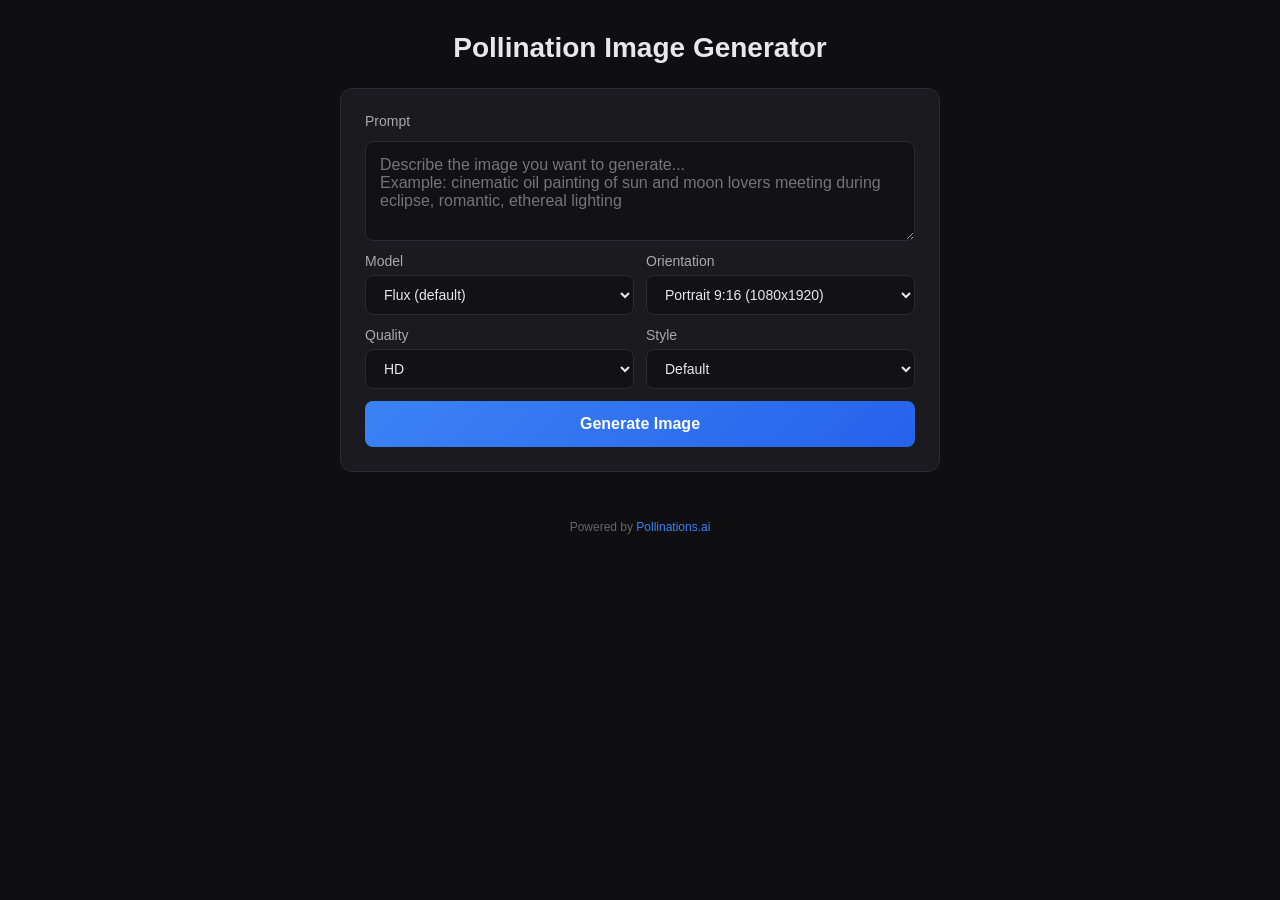
<file: pollination_generator.html>
<!DOCTYPE html>
<html lang="en">
<head>
  <meta charset="UTF-8">
  <meta name="viewport" content="width=device-width, initial-scale=1.0">
  <title>Pollination Image Generator</title>
  <style>
    * { box-sizing: border-box; margin: 0; padding: 0; }
    body {
      font-family: -apple-system, BlinkMacSystemFont, 'Segoe UI', Roboto, sans-serif;
      background: #0f0f12;
      color: #e8e8e8;
      min-height: 100vh;
      display: flex;
      flex-direction: column;
      align-items: center;
      padding: 2rem 1rem;
    }
    .container { width: 100%; max-width: 600px; }
    h1 { font-size: 1.75rem; font-weight: 600; margin-bottom: 1.5rem; text-align: center; }
    .card {
      background: #1a1a1f;
      border: 1px solid #2a2a32;
      border-radius: 12px;
      padding: 1.5rem;
      margin-bottom: 1rem;
    }
    .input-group { display: flex; flex-direction: column; gap: 0.75rem; }
    label { font-size: 0.875rem; font-weight: 500; color: #aaa; }
    textarea {
      width: 100%;
      min-height: 100px;
      padding: 0.875rem;
      background: #121215;
      border: 1px solid #2a2a32;
      border-radius: 8px;
      color: #e8e8e8;
      font-family: inherit;
      font-size: 1rem;
      resize: vertical;
      outline: none;
      transition: border-color 0.2s;
    }
    textarea:focus { border-color: #3b82f6; }
    .options { display: grid; grid-template-columns: repeat(2, 1fr); gap: 0.75rem; }
    .select-group { display: flex; flex-direction: column; gap: 0.375rem; }
    select {
      padding: 0.625rem 0.875rem;
      background: #121215;
      border: 1px solid #2a2a32;
      border-radius: 8px;
      color: #e8e8e8;
      font-family: inherit;
      font-size: 0.875rem;
      outline: none;
    }
    select:focus { border-color: #3b82f6; }
    button {
      width: 100%;
      padding: 0.875rem 1.5rem;
      background: linear-gradient(135deg, #3b82f6 0%, #2563eb 100%);
      border: none;
      border-radius: 8px;
      color: white;
      font-family: inherit;
      font-size: 1rem;
      font-weight: 600;
      cursor: pointer;
      transition: opacity 0.2s, transform 0.1s;
    }
    button:hover:not(:disabled) { opacity: 0.9; }
    button:active:not(:disabled) { transform: scale(0.98); }
    button:disabled { opacity: 0.5; cursor: not-allowed; }
    .btn-text { display: inline-flex; align-items: center; justify-content: center; gap: 0.5rem; }
    .spinner {
      width: 18px; height: 18px;
      border: 2px solid transparent;
      border-top-color: white;
      border-radius: 50%;
      animation: spin 0.8s linear infinite;
      display: none;
    }
    @keyframes spin { to { transform: rotate(360deg); } }
    button.loading .spinner { display: block; }
    button.loading .btn-label { display: none; }
    .result { display: none; flex-direction: column; gap: 1rem; }
    .result.visible { display: flex; }
    .result img { width: 100%; max-height: 600px; object-fit: contain; border-radius: 8px; border: 1px solid #2a2a32; }
    .result-actions { display: flex; gap: 0.75rem; }
    .result-actions button { flex: 1; }
    .secondary { background: #2a2a32; }
    .secondary:hover:not(:disabled) { background: #33333d; }
    .error { background: #3d1a1a; border-color: #7f1d1d; color: #fca5a5; padding: 0.75rem; border-radius: 8px; font-size: 0.875rem; display: none; }
    .error.visible { display: block; }
    .footer { text-align: center; margin-top: 2rem; font-size: 0.75rem; color: #666; }
    .footer a { color: #3b82f6; text-decoration: none; }
    .footer a:hover { text-decoration: underline; }
  </style>
</head>
<body>
  <div class="container">
    <h1>Pollination Image Generator</h1>

    <div class="card">
      <div class="input-group">
        <label for="prompt">Prompt</label>
        <textarea id="prompt" placeholder="Describe the image you want to generate...&#10;Example: cinematic oil painting of sun and moon lovers meeting during eclipse, romantic, ethereal lighting" required></textarea>

        <div class="options">
          <div class="select-group">
            <label for="model">Model</label>
            <select id="model">
              <option value="flux">Flux (default)</option>
              <option value="gptimage">GPT Image</option>
              <option value="ideogram-v4-quality">Ideogram v4 Quality</option>
              <option value="seedream5">Seedream 5</option>
              <option value="krea">Krea</option>
              <option value="dreamshaper">Dreamshaper</option>
            </select>
          </div>
          <div class="select-group">
            <label for="aspect">Orientation</label>
            <select id="aspect">
              <option value="1080x1920">Portrait 9:16 (1080x1920)</option>
              <option value="1920x1080">Landscape 16:9 (1920x1080)</option>
              <option value="1080x1080">Square 1:1 (1080x1080)</option>
              <option value="1920x1920">Square HD 1:1 (1920x1920)</option>
              <option value="1920x2560">Portrait HD 9:16 (1920x2560)</option>
              <option value="2560x1920">Landscape HD 16:9 (2560x1920)</option>
            </select>
          </div>
        </div>

        <div class="options">
          <div class="select-group">
            <label for="quality">Quality</label>
            <select id="quality">
              <option value="low">Low</option>
              <option value="medium">Medium</option>
              <option value="high">High</option>
              <option value="hd" selected>HD</option>
            </select>
          </div>
          <div class="select-group">
            <label for="style">Style</label>
            <select id="style">
              <option value="">Default</option>
              <option value="cinematic">Cinematic</option>
              <option value="photorealistic">Photorealistic</option>
              <option value="artistic">Artistic</option>
              <option value="anime">Anime</option>
              <option value="oil-painting">Oil Painting</option>
              <option value="watercolor">Watercolor</option>
              <option value="sketch">Sketch</option>
            </select>
          </div>
        </div>

        <button id="generateBtn" type="button">
          <span class="btn-text">
            <span class="btn-label">Generate Image</span>
            <span class="spinner"></span>
          </span>
        </button>

        <div id="error" class="error"></div>
      </div>
    </div>

    <div class="card result" id="resultCard">
      <img id="resultImage" alt="Generated image">
      <div class="result-actions">
        <button id="downloadBtn" class="secondary" type="button">Download</button>
        <button id="newBtn" class="secondary" type="button">New Prompt</button>
      </div>
    </div>
  </div>

  <div class="footer">
    Powered by <a href="https://pollinations.ai" target="_blank" rel="noopener">Pollinations.ai</a>
  </div>

  <script>
    const API_KEY = 'sk_Zc9ioCWTnBCYwNz0ZZEdnTdteFEsf3nm';
    const BASE_URL = 'https://gen.pollinations.ai';

    const promptEl = document.getElementById('prompt');
    const modelEl = document.getElementById('model');
    const aspectEl = document.getElementById('aspect');
    const qualityEl = document.getElementById('quality');
    const styleEl = document.getElementById('style');
    const generateBtn = document.getElementById('generateBtn');
    const downloadBtn = document.getElementById('downloadBtn');
    const newBtn = document.getElementById('newBtn');
    const resultCard = document.getElementById('resultCard');
    const resultImage = document.getElementById('resultImage');
    const errorEl = document.getElementById('error');

    let currentBlob = null;

    function showError(msg) {
      errorEl.textContent = msg;
      errorEl.classList.add('visible');
    }
    function hideError() { errorEl.classList.remove('visible'); }

    function parseAspect(aspect) {
      const [w, h] = aspect.split('x').map(Number);
      return { width: w, height: h };
    }

    async function generateImage(prompt, model, width, height, quality, style) {
      const enhancedPrompt = style ? `${prompt}, ${style}` : prompt;
      const encodedPrompt = encodeURIComponent(enhancedPrompt.trim());
      const url = `${BASE_URL}/image/${encodedPrompt}`;
      const params = new URLSearchParams({ model, width: String(width), height: String(height), quality, key: API_KEY });

      const response = await fetch(`${url}?${params}`, { method: 'GET' });
      if (!response.ok) {
        const err = await response.text().catch(() => '');
        throw new Error(`HTTP ${response.status}: ${err || 'Failed to generate image'}`);
      }
      return response.blob();
    }

    generateBtn.addEventListener('click', async () => {
      const prompt = promptEl.value.trim();
      if (!prompt) { showError('Please enter a prompt'); return; }

      hideError();
      const { width, height } = parseAspect(aspectEl.value);
      const model = modelEl.value;
      const quality = qualityEl.value;
      const style = styleEl.value;

      generateBtn.classList.add('loading');
      generateBtn.disabled = true;

      try {
        const blob = await generateImage(prompt, model, width, height, quality, style);
        currentBlob = blob;
        const url = URL.createObjectURL(blob);
        resultImage.src = url;
        resultCard.classList.add('visible');
        resultCard.scrollIntoView({ behavior: 'smooth', block: 'nearest' });
      } catch (e) {
        showError(e.message);
      } finally {
        generateBtn.classList.remove('loading');
        generateBtn.disabled = false;
      }
    });

    downloadBtn.addEventListener('click', () => {
      if (!currentBlob) return;
      const url = URL.createObjectURL(currentBlob);
      const a = document.createElement('a');
      a.href = url;
      const timestamp = new Date().toISOString().replace(/[:.]/g, '-').slice(0, -5);
      a.download = `pollination_${timestamp}.jpg`;
      a.click();
      URL.revokeObjectURL(url);
    });

    newBtn.addEventListener('click', () => {
      resultCard.classList.remove('visible');
      resultImage.src = '';
      currentBlob = null;
      promptEl.focus();
    });

    promptEl.addEventListener('keydown', (e) => {
      if (e.key === 'Enter' && !e.shiftKey && !generateBtn.disabled) {
        e.preventDefault();
        generateBtn.click();
      }
    });
  </script>
</body>
</html>
</file>
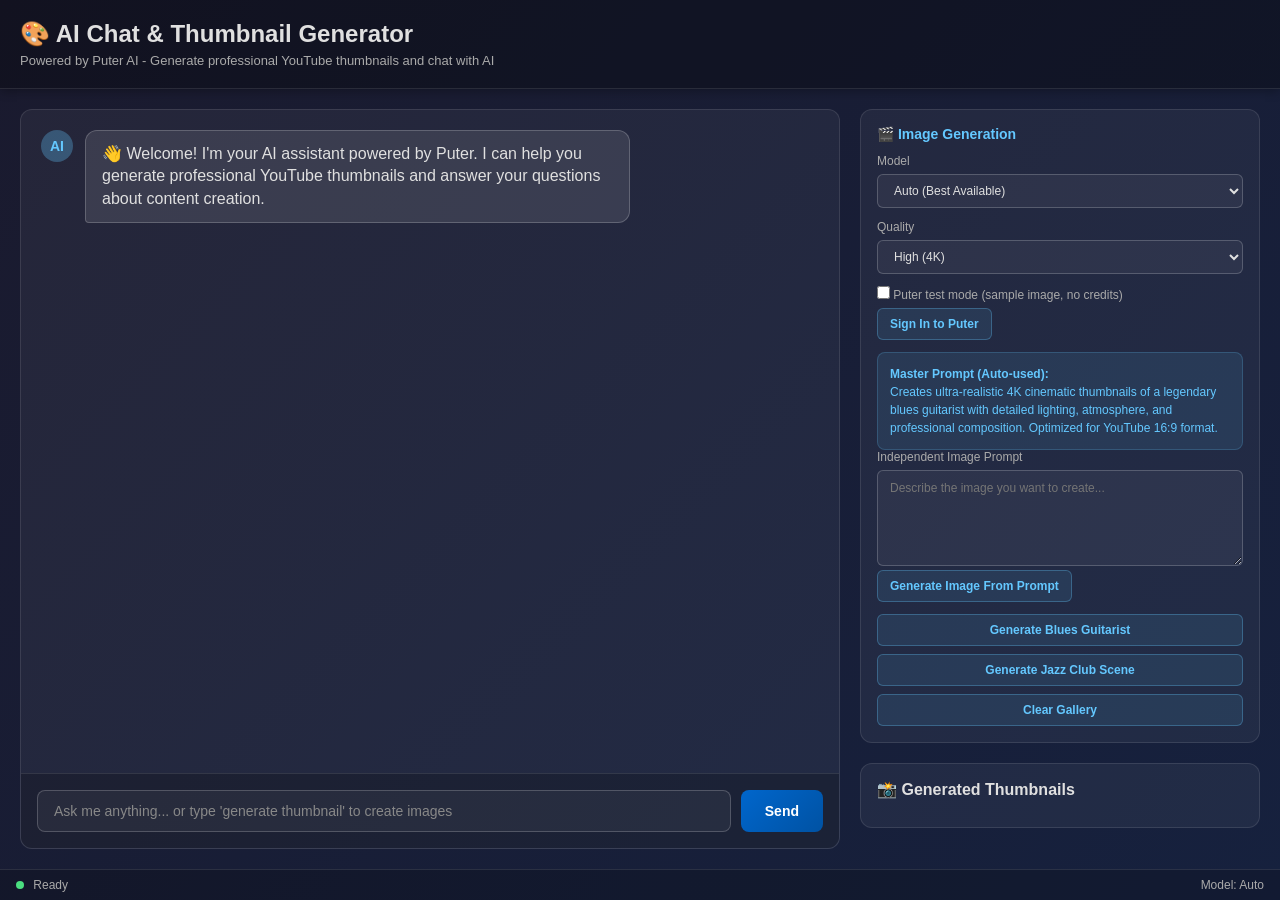
<file: puter_ai_chat.html>
<!DOCTYPE html>
<html lang="en">
<head>
    <meta charset="UTF-8">
    <meta name="viewport" content="width=device-width, initial-scale=1.0">
    <title>Puter AI Chat - Video Thumbnail Generator</title>
    <script src="https://js.puter.com/v2/"></script>
    <style>
        * {
            margin: 0;
            padding: 0;
            box-sizing: border-box;
        }

        body {
            font-family: -apple-system, BlinkMacSystemFont, 'Segoe UI', Roboto, Oxygen, Ubuntu, Cantarell, sans-serif;
            background: linear-gradient(135deg, #1a1a2e 0%, #16213e 100%);
            color: #e0e0e0;
            min-height: 100vh;
            display: flex;
            flex-direction: column;
        }

        .header {
            background: rgba(0, 0, 0, 0.3);
            padding: 20px;
            border-bottom: 1px solid rgba(255, 255, 255, 0.1);
            box-shadow: 0 2px 10px rgba(0, 0, 0, 0.3);
        }

        .header h1 {
            font-size: 24px;
            font-weight: 600;
            display: flex;
            align-items: center;
            gap: 10px;
        }

        .header p {
            font-size: 13px;
            color: #aaa;
            margin-top: 5px;
        }

        .container {
            display: flex;
            flex: 1;
            gap: 20px;
            padding: 20px;
            max-width: 1600px;
            margin: 0 auto;
            width: 100%;
        }

        .chat-section {
            flex: 1;
            display: flex;
            flex-direction: column;
            background: rgba(255, 255, 255, 0.05);
            border: 1px solid rgba(255, 255, 255, 0.1);
            border-radius: 12px;
            overflow: hidden;
        }

        .chat-history {
            flex: 1;
            overflow-y: auto;
            padding: 20px;
            display: flex;
            flex-direction: column;
            gap: 12px;
        }

        .message {
            display: flex;
            gap: 12px;
            animation: slideIn 0.3s ease;
        }

        @keyframes slideIn {
            from {
                opacity: 0;
                transform: translateY(10px);
            }
            to {
                opacity: 1;
                transform: translateY(0);
            }
        }

        .message.user {
            justify-content: flex-end;
        }

        .message-bubble {
            max-width: 70%;
            padding: 12px 16px;
            border-radius: 12px;
            word-wrap: break-word;
            line-height: 1.4;
        }

        .user .message-bubble {
            background: linear-gradient(135deg, #0066cc 0%, #0052a3 100%);
            color: white;
            border-bottom-right-radius: 4px;
        }

        .assistant .message-bubble {
            background: rgba(255, 255, 255, 0.1);
            color: #e0e0e0;
            border: 1px solid rgba(255, 255, 255, 0.2);
            border-bottom-left-radius: 4px;
        }

        .message-avatar {
            width: 32px;
            height: 32px;
            border-radius: 50%;
            display: flex;
            align-items: center;
            justify-content: center;
            font-weight: 600;
            font-size: 14px;
            flex-shrink: 0;
        }

        .user .message-avatar {
            background: #0066cc;
            order: 2;
            color: white;
        }

        .assistant .message-avatar {
            background: rgba(100, 200, 255, 0.3);
            color: #64c8ff;
        }

        .loading-indicator {
            display: flex;
            gap: 4px;
            padding: 12px 16px;
        }

        .dot {
            width: 8px;
            height: 8px;
            border-radius: 50%;
            background: #64c8ff;
            animation: pulse 1.4s infinite;
        }

        .dot:nth-child(2) {
            animation-delay: 0.2s;
        }

        .dot:nth-child(3) {
            animation-delay: 0.4s;
        }

        @keyframes pulse {
            0%, 60%, 100% {
                opacity: 0.3;
            }
            30% {
                opacity: 1;
            }
        }

        .input-section {
            padding: 16px;
            border-top: 1px solid rgba(255, 255, 255, 0.1);
            background: rgba(0, 0, 0, 0.2);
        }

        .input-group {
            display: flex;
            gap: 10px;
        }

        input[type="text"] {
            flex: 1;
            padding: 12px 16px;
            border: 1px solid rgba(255, 255, 255, 0.2);
            border-radius: 8px;
            background: rgba(255, 255, 255, 0.05);
            color: #e0e0e0;
            font-size: 14px;
            transition: all 0.2s;
        }

        input[type="text"]:focus {
            outline: none;
            border-color: #0066cc;
            background: rgba(255, 255, 255, 0.08);
        }

        input[type="text"]::placeholder {
            color: #888;
        }

        button {
            padding: 12px 24px;
            border: none;
            border-radius: 8px;
            background: linear-gradient(135deg, #0066cc 0%, #0052a3 100%);
            color: white;
            font-weight: 600;
            cursor: pointer;
            transition: all 0.2s;
            font-size: 14px;
        }

        button:hover {
            transform: translateY(-2px);
            box-shadow: 0 4px 12px rgba(0, 102, 204, 0.4);
        }

        button:disabled {
            opacity: 0.6;
            cursor: not-allowed;
            transform: none;
        }

        .gallery-section {
            width: 400px;
            display: flex;
            flex-direction: column;
            gap: 20px;
        }

        .gallery-panel {
            background: rgba(255, 255, 255, 0.05);
            border: 1px solid rgba(255, 255, 255, 0.1);
            border-radius: 12px;
            padding: 16px;
            overflow: hidden;
            display: flex;
            flex-direction: column;
        }

        .gallery-panel h2 {
            font-size: 16px;
            margin-bottom: 12px;
            font-weight: 600;
        }

        .image-gallery {
            display: grid;
            grid-template-columns: 1fr 1fr;
            gap: 12px;
            max-height: 600px;
            overflow-y: auto;
        }

        .gallery-item {
            aspect-ratio: 16/9;
            border-radius: 8px;
            overflow: hidden;
            border: 1px solid rgba(255, 255, 255, 0.1);
            cursor: pointer;
            transition: all 0.2s;
            position: relative;
        }

        .gallery-item:hover {
            transform: scale(1.05);
            border-color: rgba(255, 255, 255, 0.3);
        }

        .gallery-item img {
            width: 100%;
            height: 100%;
            object-fit: cover;
        }

        .gallery-item .loading {
            position: absolute;
            inset: 0;
            display: flex;
            align-items: center;
            justify-content: center;
            background: rgba(0, 0, 0, 0.5);
            color: #64c8ff;
            font-size: 12px;
        }

        .controls-panel {
            background: rgba(255, 255, 255, 0.05);
            border: 1px solid rgba(255, 255, 255, 0.1);
            border-radius: 12px;
            padding: 16px;
        }

        .controls-panel h3 {
            font-size: 14px;
            margin-bottom: 12px;
            font-weight: 600;
            color: #64c8ff;
        }

        .control-group {
            margin-bottom: 12px;
        }

        .control-group label {
            display: block;
            font-size: 12px;
            margin-bottom: 6px;
            color: #aaa;
        }

        select {
            width: 100%;
            padding: 8px 12px;
            border: 1px solid rgba(255, 255, 255, 0.2);
            border-radius: 6px;
            background: rgba(255, 255, 255, 0.05);
            color: #e0e0e0;
            font-size: 12px;
            cursor: pointer;
        }

        .prompt-template {
            background: rgba(100, 200, 255, 0.1);
            border: 1px solid rgba(100, 200, 255, 0.2);
            border-radius: 8px;
            padding: 12px;
            margin-top: 12px;
            font-size: 12px;
            line-height: 1.5;
            max-height: 200px;
            overflow-y: auto;
            color: #64c8ff;
        }

        .image-prompt {
            width: 100%;
            min-height: 96px;
            padding: 10px 12px;
            border: 1px solid rgba(255, 255, 255, 0.2);
            border-radius: 6px;
            background: rgba(255, 255, 255, 0.05);
            color: #e0e0e0;
            font: inherit;
            font-size: 12px;
            resize: vertical;
        }

        .image-prompt:focus {
            outline: none;
            border-color: #64c8ff;
        }

        .quick-actions {
            display: flex;
            flex-direction: column;
            gap: 8px;
            margin-top: 12px;
        }

        .quick-btn {
            padding: 8px 12px;
            font-size: 12px;
            background: rgba(100, 200, 255, 0.1);
            border: 1px solid rgba(100, 200, 255, 0.3);
            color: #64c8ff;
            border-radius: 6px;
            cursor: pointer;
            transition: all 0.2s;
        }

        .quick-btn:hover {
            background: rgba(100, 200, 255, 0.2);
            border-color: rgba(100, 200, 255, 0.5);
        }

        .status-bar {
            padding: 8px 16px;
            background: rgba(0, 0, 0, 0.2);
            border-top: 1px solid rgba(255, 255, 255, 0.1);
            font-size: 12px;
            color: #aaa;
            display: flex;
            justify-content: space-between;
            align-items: center;
        }

        .status-indicator {
            width: 8px;
            height: 8px;
            border-radius: 50%;
            background: #4ade80;
            display: inline-block;
            margin-right: 6px;
        }

        .status-indicator.loading {
            background: #fbbf24;
            animation: pulse 1s infinite;
        }

        @media (max-width: 1200px) {
            .container {
                flex-direction: column;
            }

            .gallery-section {
                width: 100%;
            }

            .image-gallery {
                grid-template-columns: repeat(4, 1fr);
            }
        }

        @media (max-width: 768px) {
            .image-gallery {
                grid-template-columns: repeat(2, 1fr);
            }

            .message-bubble {
                max-width: 85%;
            }
        }

        ::-webkit-scrollbar {
            width: 8px;
        }

        ::-webkit-scrollbar-track {
            background: rgba(255, 255, 255, 0.05);
        }

        ::-webkit-scrollbar-thumb {
            background: rgba(255, 255, 255, 0.1);
            border-radius: 4px;
        }

        ::-webkit-scrollbar-thumb:hover {
            background: rgba(255, 255, 255, 0.2);
        }

        .code-block {
            background: rgba(0, 0, 0, 0.3);
            border-left: 3px solid #0066cc;
            padding: 10px 12px;
            border-radius: 4px;
            font-family: 'Courier New', monospace;
            font-size: 12px;
            overflow-x: auto;
            margin: 8px 0;
        }

        .error-message {
            background: rgba(239, 68, 68, 0.1);
            border: 1px solid rgba(239, 68, 68, 0.3);
            color: #fca5a5;
            padding: 12px;
            border-radius: 6px;
            margin: 8px 0;
            font-size: 13px;
        }
    </style>
</head>
<body>
    <div class="header">
        <h1>🎨 AI Chat & Thumbnail Generator</h1>
        <p>Powered by Puter AI - Generate professional YouTube thumbnails and chat with AI</p>
    </div>

    <div class="container">
        <div class="chat-section">
            <div class="chat-history" id="chatHistory"></div>
            <div class="input-section">
                <div class="input-group">
                    <input
                        type="text"
                        id="messageInput"
                        placeholder="Ask me anything... or type 'generate thumbnail' to create images"
                        autocomplete="off"
                    >
                    <button id="sendBtn" onclick="sendMessage()">Send</button>
                </div>
            </div>
        </div>

        <div class="gallery-section">
            <div class="controls-panel">
                <h3>🎬 Image Generation</h3>

                <div class="control-group">
                    <label>Model</label>
                    <select id="modelSelect">
                        <option value="auto">Auto (Best Available)</option>
                        <option value="gpt-image-1-mini">GPT Image 1 Mini</option>
                        <option value="gpt-image-2">GPT Image 2</option>
                        <option value="grok-imagine-image">Grok Imagine Image</option>
                    </select>
                </div>

                <div class="control-group">
                    <label>Quality</label>
                    <select id="qualitySelect">
                        <option value="high">High (4K)</option>
                        <option value="standard">Standard</option>
                    </select>
                </div>

                <div class="control-group">
                    <label>
                        <input type="checkbox" id="testModeSelect">
                        Puter test mode (sample image, no credits)
                    </label>
                    <button class="quick-btn" id="signInBtn" type="button">Sign In to Puter</button>
                </div>

                <div class="prompt-template">
                    <strong>Master Prompt (Auto-used):</strong><br>
                    Creates ultra-realistic 4K cinematic thumbnails of a legendary blues guitarist with detailed lighting, atmosphere, and professional composition. Optimized for YouTube 16:9 format.
                </div>

                <div class="control-group">
                    <label for="imagePrompt">Independent Image Prompt</label>
                    <textarea id="imagePrompt" class="image-prompt" placeholder="Describe the image you want to create..."></textarea>
                    <button class="quick-btn" id="generatePromptBtn" type="button">Generate Image From Prompt</button>
                </div>

                <div class="quick-actions">
                    <button class="quick-btn" onclick="generateWithPrompt('blues-guitarist')">
                        Generate Blues Guitarist
                    </button>
                    <button class="quick-btn" onclick="generateWithPrompt('jazz-club')">
                        Generate Jazz Club Scene
                    </button>
                    <button class="quick-btn" onclick="clearGallery()">
                        Clear Gallery
                    </button>
                </div>
            </div>

            <div class="gallery-panel">
                <h2>📸 Generated Thumbnails</h2>
                <div class="image-gallery" id="imageGallery"></div>
            </div>
        </div>
    </div>

    <div class="status-bar">
        <span>
            <span class="status-indicator" id="statusIndicator"></span>
            <span id="statusText">Ready</span>
        </span>
        <span id="modelInfo">Model: Auto</span>
    </div>

    <script>
        let conversationHistory = [];
        let isLoading = false;
        let generatedImages = [];

        // Master prompt for image generation
        const MASTER_IMAGE_PROMPT = `Create an ultra-realistic, cinematic 4K photograph of a legendary-looking elderly Black blues guitarist performing alone.

He has a distinctive full white beard, dark skin, vintage black fedora, dark aviator sunglasses, and a cigar resting naturally between his lips with subtle smoke drifting through the air.

He is playing a beautiful premium vintage hollow-body electric guitar with a dark glossy sunburst finish, intricate cream binding, detailed wood grain, polished gold hardware and realistic strings. His hands should be highly detailed and naturally positioned while playing the guitar.

WARDROBE:
Elegant white dress shirt, dark textured waistcoat, subtle vintage bow tie, classic blues musician aesthetic. Sophisticated, masculine, timeless.

LIGHTING:
Moody cinematic studio lighting, strong soft key light from the side, subtle rim lighting around the beard and shoulders, deep shadows, realistic highlights on the guitar, atmospheric smoky background.

ATMOSPHERE:
Dark Chicago blues / smoky jazz club / late-night blues atmosphere. Mysterious, sophisticated, soulful, powerful and nostalgic. Subtle gray-black textured background with natural cigar smoke creating depth.

COMPOSITION:
Landscape 16:9 composition designed for a YouTube music video thumbnail.
Medium close-up / waist-up framing.
Musician positioned slightly toward the right side of the frame.
Guitar prominently visible across the lower portion.
Leave some clean negative space on the left side for optional text placement later, but DO NOT add any text.

VISUAL QUALITY:
Photorealistic, extremely detailed skin and beard texture, realistic hands and fingers, authentic guitar construction, natural fabric texture, cinematic depth of field, professional music photography, high dynamic range, sharp subject, subtle film grain, premium editorial photography, dramatic contrast, realistic smoke.

IMPORTANT:
NO text.
NO letters.
NO logos.
NO watermark.
NO captions.
NO YouTube interface.
NO borders.
NO graphic overlays.
NO artificial-looking CGI.
NO distorted hands or fingers.

Ultra-realistic photography, cinematic composition, 4K detail, professional blues album artwork aesthetic, timeless and visually striking.`;

        // Initialize
        document.getElementById('sendBtn').addEventListener('click', sendMessage);
        document.getElementById('generatePromptBtn').addEventListener('click', () => {
            const prompt = document.getElementById('imagePrompt').value.trim();
            if (!prompt) {
                addMessage('Please enter an image prompt first.', false);
                return;
            }
            addGalleryItem(prompt);
        });
        document.getElementById('signInBtn').addEventListener('click', async () => {
            try {
                await puter.auth.signIn();
                const user = await puter.auth.getUser();
                updateStatus(`Signed in - ${user?.name || 'Puter user'}`);
            } catch (error) {
                updateStatus('Puter sign-in failed');
                addMessage(`Puter sign-in failed: ${error.message || 'Please try again.'}`, false);
            }
        });
        document.getElementById('messageInput').addEventListener('keypress', (e) => {
            if (e.key === 'Enter' && !isLoading) sendMessage();
        });

        function updateStatus(text, isLoading = false) {
            document.getElementById('statusText').textContent = text;
            document.getElementById('statusIndicator').className = 'status-indicator' + (isLoading ? ' loading' : '');
        }

        function addMessage(content, isUser = false) {
            const chatHistory = document.getElementById('chatHistory');
            const messageDiv = document.createElement('div');
            messageDiv.className = `message ${isUser ? 'user' : 'assistant'}`;

            const avatar = document.createElement('div');
            avatar.className = 'message-avatar';
            avatar.textContent = isUser ? 'YOU' : 'AI';

            const bubble = document.createElement('div');
            bubble.className = 'message-bubble';

            // Parse content for formatting
            if (typeof content === 'string') {
                // Handle code blocks
                const parts = content.split(/```([\s\S]*?)```/);
                parts.forEach((part, idx) => {
                    if (idx % 2 === 1) {
                        const codeBlock = document.createElement('div');
                        codeBlock.className = 'code-block';
                        codeBlock.textContent = part.trim();
                        bubble.appendChild(codeBlock);
                    } else if (part) {
                        const p = document.createElement('p');
                        p.textContent = part;
                        bubble.appendChild(p);
                    }
                });
            } else {
                bubble.appendChild(content);
            }

            messageDiv.appendChild(avatar);
            messageDiv.appendChild(bubble);
            chatHistory.appendChild(messageDiv);
            chatHistory.scrollTop = chatHistory.scrollHeight;
        }

        function addLoadingIndicator() {
            const chatHistory = document.getElementById('chatHistory');
            const messageDiv = document.createElement('div');
            messageDiv.className = 'message assistant';
            messageDiv.id = 'loadingIndicator';

            const avatar = document.createElement('div');
            avatar.className = 'message-avatar';
            avatar.textContent = 'AI';

            const bubble = document.createElement('div');
            bubble.className = 'message-bubble loading-indicator';

            for (let i = 0; i < 3; i++) {
                const dot = document.createElement('div');
                dot.className = 'dot';
                bubble.appendChild(dot);
            }

            messageDiv.appendChild(avatar);
            messageDiv.appendChild(bubble);
            chatHistory.appendChild(messageDiv);
            chatHistory.scrollTop = chatHistory.scrollHeight;
        }

        function removeLoadingIndicator() {
            const indicator = document.getElementById('loadingIndicator');
            if (indicator) indicator.remove();
        }

        async function sendMessage() {
            const input = document.getElementById('messageInput');
            const message = input.value.trim();

            if (!message || isLoading) return;

            isLoading = true;
            input.disabled = true;
            document.getElementById('sendBtn').disabled = true;

            // Add user message
            addMessage(message, true);
            input.value = '';

            // Add loading indicator
            addLoadingIndicator();
            updateStatus('AI is thinking...', true);

            try {
                // Check if user wants to generate images
                if (message.toLowerCase().includes('generate') && message.toLowerCase().includes('thumbnail')) {
                    removeLoadingIndicator();
                    await generateImages(message);
                } else {
                    // Regular chat
                    conversationHistory.push({
                        role: 'user',
                        content: message
                    });

                    const response = await puter.ai.chat({
                        messages: conversationHistory,
                        model: document.getElementById('modelSelect').value === 'auto' ? undefined : 'gpt-4',
                        system: 'You are a helpful AI assistant specializing in video production, YouTube thumbnails, and content creation. Provide clear, concise, and creative advice.'
                    });

                    removeLoadingIndicator();

                    const assistantMessage = response.message.content;
                    conversationHistory.push({
                        role: 'assistant',
                        content: assistantMessage
                    });

                    addMessage(assistantMessage, false);
                    updateStatus('Ready');
                }
            } catch (error) {
                removeLoadingIndicator();
                const errorMsg = document.createElement('div');
                errorMsg.className = 'error-message';
                errorMsg.innerHTML = `<strong>Error:</strong> ${error.message || 'Failed to process request'}`;
                document.getElementById('chatHistory').appendChild(errorMsg);
                updateStatus('Error occurred', false);
            }

            isLoading = false;
            input.disabled = false;
            document.getElementById('sendBtn').disabled = false;
            input.focus();
        }

        async function generateImages(userMessage) {
            const numImages = userMessage.match(/\d+/) ? parseInt(userMessage.match(/\d+/)[0]) : 4;

            for (let i = 0; i < numImages; i++) {
                addGalleryItem(MASTER_IMAGE_PROMPT);
            }

            addMessage(`🎨 Generating ${numImages} professional YouTube thumbnails using the master prompt...`, false);
        }

        function addGalleryItem(prompt) {
            const gallery = document.getElementById('imageGallery');
            const item = document.createElement('div');
            item.className = 'gallery-item';
            item.id = `gen-${Date.now()}-${Math.random().toString(16).slice(2)}`;

            const loader = document.createElement('div');
            loader.className = 'loading';
            loader.textContent = 'Generating...';
            item.appendChild(loader);
            gallery.appendChild(item);
            generateSingleImage(item.id, prompt);
        }

        async function generateSingleImage(elementId, prompt) {
            try {
                updateStatus(`Generating image (${generatedImages.length + 1})...`, true);

                const selectedModel = document.getElementById('modelSelect').value;
                const options = {
                    model: 'gpt-image-1-mini',
                    quality: document.getElementById('qualitySelect').value === 'high' ? 'high' : 'low',
                    ratio: { w: 16, h: 9 }
                };
                if (selectedModel !== 'auto') {
                    options.model = selectedModel;
                }

                const testMode = document.getElementById('testModeSelect').checked;
                const generation = testMode
                    ? puter.ai.txt2img(prompt, true)
                    : puter.ai.txt2img(prompt, options);
                const image = await Promise.race([
                    generation,
                    new Promise((_, reject) => setTimeout(
                        () => reject(new Error('Puter image generation timed out. Check sign-in and permissions.')),
                        90000
                    ))
                ]);
                const imageUrl = image.src;

                const element = document.getElementById(elementId);
                if (element) {
                    const img = document.createElement('img');
                    img.src = imageUrl;
                    element.innerHTML = '';
                    element.appendChild(img);

                    // Download button on click
                    element.style.cursor = 'pointer';
                    element.onclick = () => downloadImage(img.src);
                }

                generatedImages.push({
                    url: imageUrl,
                    prompt,
                    timestamp: new Date()
                });

                updateStatus(`Ready (${generatedImages.length} images generated)`);
            } catch (error) {
                const element = document.getElementById(elementId);
                if (element) {
                    element.innerHTML = `<div class="loading" style="color: #f87171;">Error</div>`;
                }
                console.error('Image generation error:', error);
                updateStatus('Image generation failed');
            }
        }

        function downloadImage(src) {
            const link = document.createElement('a');
            link.href = src;
            link.download = `thumbnail-${Date.now()}.png`;
            link.click();
        }

        function generateWithPrompt(template) {
            const prompts = {
                'blues-guitarist': MASTER_IMAGE_PROMPT,
                'jazz-club': MASTER_IMAGE_PROMPT + ' Add jazz club ambiance with warm amber lighting and vintage decor in the background.'
            };

            if (prompts[template]) {
                const gallery = document.getElementById('imageGallery');
                for (let i = 0; i < 2; i++) {
                    const item = document.createElement('div');
                    item.className = 'gallery-item';
                    item.id = `quick-${Date.now()}-${i}`;

                    const loader = document.createElement('div');
                    loader.className = 'loading';
                    loader.textContent = 'Creating...';
                    item.appendChild(loader);
                    gallery.appendChild(item);

                    generateSingleImage(item.id, prompts[template]);
                }
                addMessage(`🎬 Quick generating ${template} thumbnails...`, false);
            }
        }

        function clearGallery() {
            document.getElementById('imageGallery').innerHTML = '';
            generatedImages = [];
            addMessage('🗑️ Gallery cleared', false);
        }

        // Welcome message
        window.addEventListener('load', async () => {
            try {
                // Try to authenticate with Puter
                const user = await puter.auth.getUser?.();
                addMessage(`👋 Welcome! I'm your AI assistant powered by Puter. I can help you with:\n\n• Chat about any topic\n• Generate professional YouTube thumbnails\n• Provide video production advice\n• Answer questions about content creation\n\nTry saying "Generate 4 thumbnails" or just chat with me!`, false);
                updateStatus(`Ready - ${user?.name || 'Guest'}`);
            } catch (e) {
                addMessage(`👋 Welcome! I'm your AI assistant powered by Puter. I can help you generate professional YouTube thumbnails and answer your questions about content creation.`, false);
                updateStatus('Ready');
            }
        });
    </script>
</body>
</html>
</file>
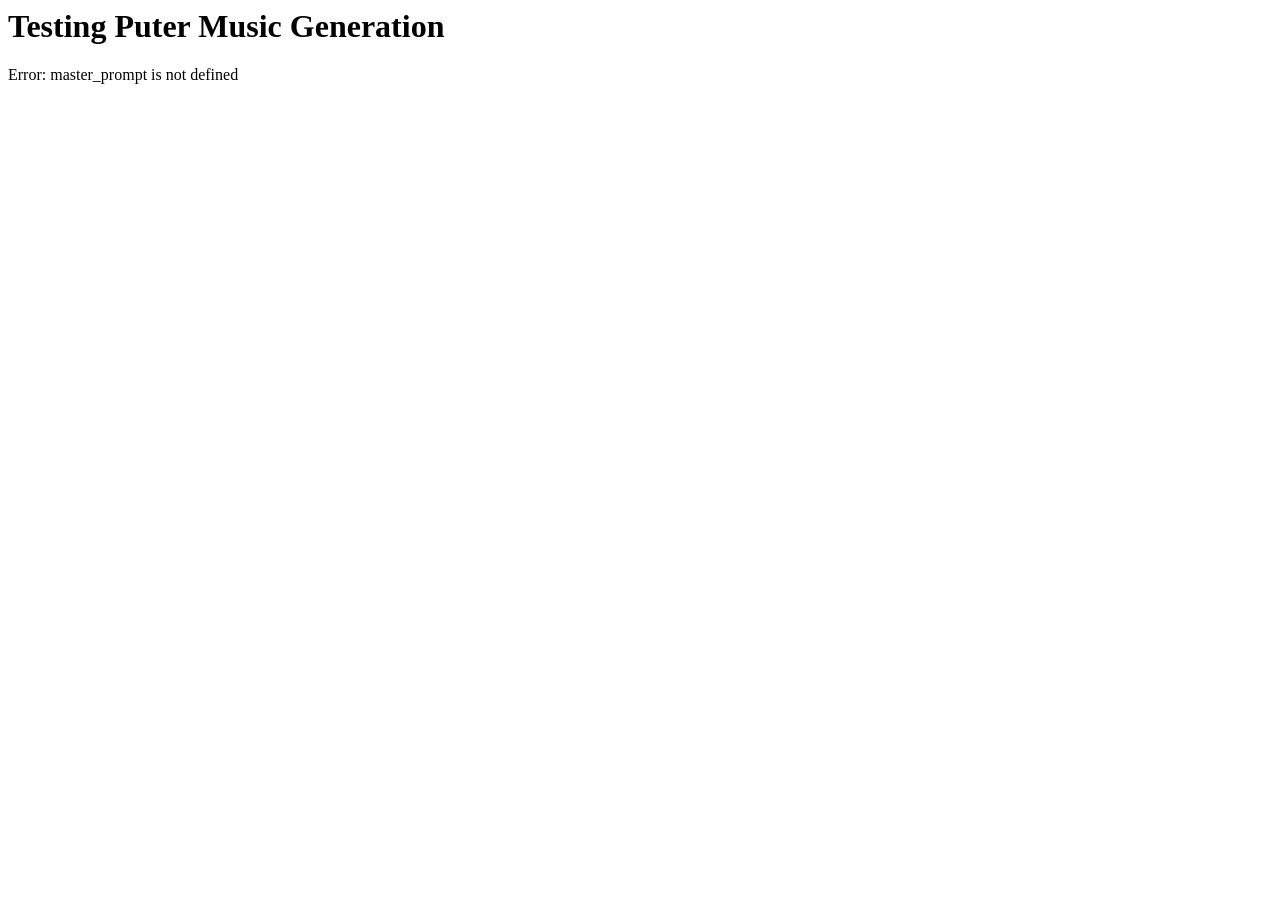
<file: test_puter_music.html>
<html>
    <head>
        <script src="https://js.puter.com/v2/"></script>
    </head>
    <body>
        <h1>Testing Puter Music Generation</h1>
        <div id="status">Loading...</div>
        
        <script>
            async function generateBluesMusic() {
                try {
                    const prompt = `${master_prompt}`;
                    
                    // Check available models
                    const models = await puter.ai.listModels();
                    console.log('Available models:', models);
                    
                    // Try text-to-audio/music generation
                    const result = await puter.ai.chat({
                        model: 'auto',
                        messages: [{
                            role: 'user',
                            content: `Generate music with this specification: ${prompt}`
                        }]
                    });
                    
                    console.log('Result:', result);
                    document.getElementById('status').innerHTML = 'Music generated: ' + result;
                    
                } catch (error) {
                    console.error('Error:', error);
                    document.getElementById('status').innerHTML = 'Error: ' + error.message;
                }
            }
            
            generateBluesMusic();
        </script>
    </body>
    </html>
</file>
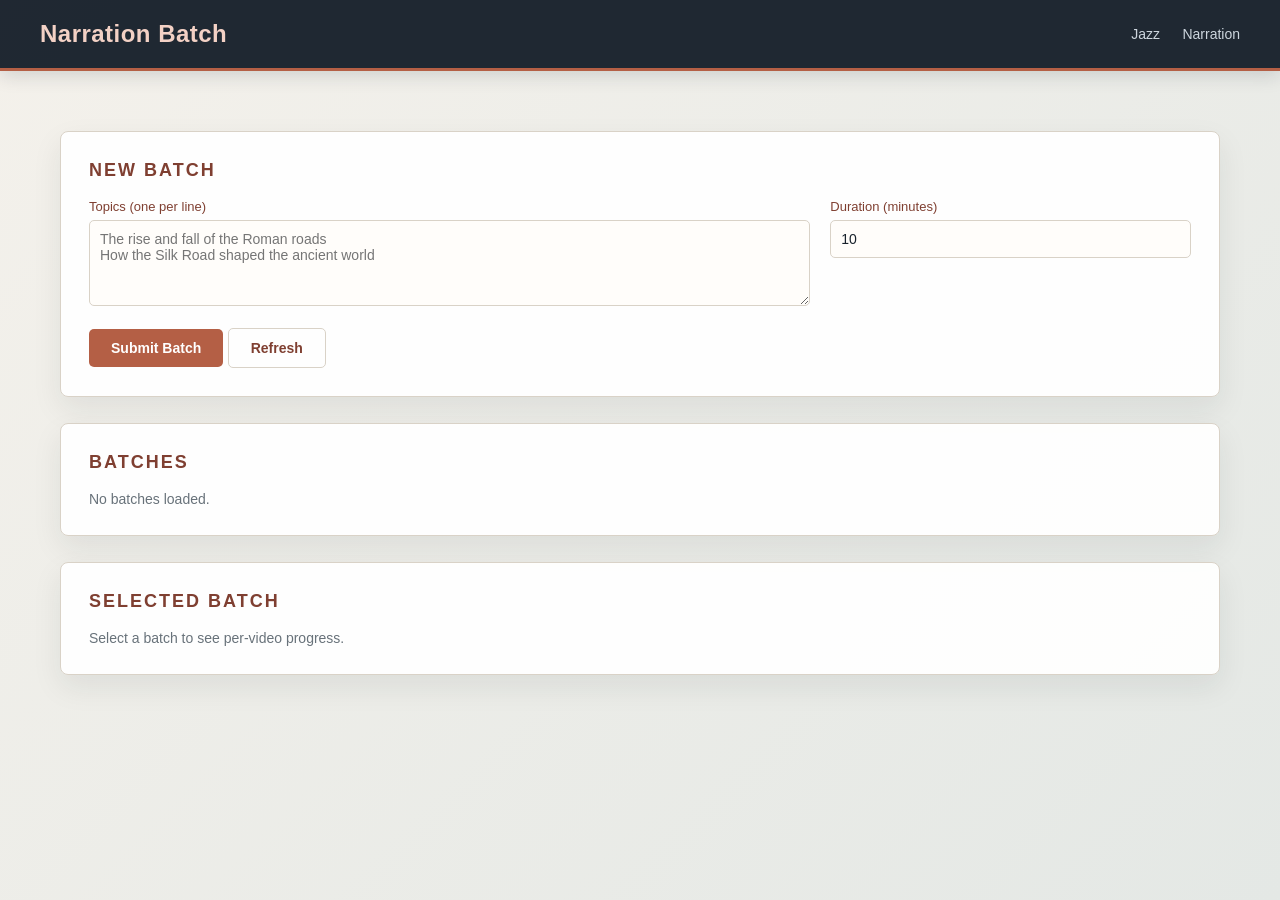
<file: templates/narration_dashboard.html>
<!DOCTYPE html>
<html lang="en">
<head>
    <meta charset="UTF-8">
    <meta name="viewport" content="width=device-width, initial-scale=1.0">
    <title>Narration Batch - Dashboard</title>
    <style>
        * { margin: 0; padding: 0; box-sizing: border-box; }

        :root {
            --ink: #17212b;
            --ink-soft: #243341;
            --paper: #f4f1eb;
            --panel: rgba(255, 255, 255, 0.94);
            --line: #d9d2c7;
            --accent: #b45f45;
            --accent-dark: #7f3f31;
            --muted: #68727a;
            --success: #3d7a61;
            --pending: #b8ad9c;
            --fail: #a33b2f;
        }

        body {
            font-family: "Trebuchet MS", "Segoe UI", sans-serif;
            background: linear-gradient(135deg, #f4f1eb 0%, #e4e8e5 100%);
            color: var(--ink);
            min-height: 100vh;
        }

        header {
            background: rgba(23, 33, 43, 0.96);
            padding: 20px;
            border-bottom: 3px solid var(--accent);
            box-shadow: 0 4px 18px rgba(23, 33, 43, 0.16);
        }

        .header-content {
            max-width: 1200px;
            margin: 0 auto;
            display: flex;
            justify-content: space-between;
            align-items: center;
            gap: 16px;
        }

        .logo { font-size: 24px; font-weight: bold; color: #f3d1c5; letter-spacing: 0.02em; }
        .header-content nav a { color: #cdd6de; text-decoration: none; margin-left: 18px; font-size: 14px; }
        .header-content nav a:hover { color: #fff; }

        .container { max-width: 1200px; margin: 40px auto; padding: 20px; }

        .panel {
            background: var(--panel);
            border: 1px solid var(--line);
            border-radius: 8px;
            padding: 28px;
            margin-bottom: 26px;
            box-shadow: 0 12px 30px rgba(23, 33, 43, 0.08);
        }

        .panel h2 {
            color: var(--accent-dark);
            margin-bottom: 18px;
            font-size: 18px;
            text-transform: uppercase;
            letter-spacing: 2px;
        }

        textarea, input[type="number"], select {
            width: 100%;
            padding: 10px;
            background: #fffdfa;
            border: 1px solid var(--line);
            border-radius: 5px;
            color: var(--ink);
            font-size: 14px;
            font-family: inherit;
        }

        label { color: var(--accent-dark); font-weight: 500; font-size: 13px; display: block; margin-bottom: 6px; }
        .row { display: flex; gap: 20px; flex-wrap: wrap; margin-bottom: 18px; }
        .row > div { flex: 1; min-width: 220px; }

        button {
            padding: 11px 22px;
            border: none;
            border-radius: 5px;
            background: var(--accent);
            color: #fff;
            font-size: 14px;
            font-weight: 600;
            cursor: pointer;
            transition: background 0.15s ease;
        }
        button:hover { background: var(--accent-dark); }
        button.ghost { background: transparent; color: var(--accent-dark); border: 1px solid var(--line); }
        button:disabled { opacity: 0.5; cursor: not-allowed; }

        .batch-list { display: flex; flex-direction: column; gap: 8px; }
        .batch-item {
            display: flex; justify-content: space-between; align-items: center;
            padding: 10px 14px; border: 1px solid var(--line); border-radius: 6px;
            cursor: pointer; background: #fffdfa; font-size: 14px;
        }
        .batch-item:hover { border-color: var(--accent); }
        .batch-item.active { border-color: var(--accent); background: #fbf1ec; }
        .batch-item .meta { color: var(--muted); font-size: 12px; }

        .video-card {
            border: 1px solid var(--line); border-radius: 6px; padding: 14px;
            margin-bottom: 12px; background: #fffdfa;
        }
        .video-head { display: flex; justify-content: space-between; align-items: baseline; margin-bottom: 10px; gap: 12px; }
        .video-head .title { font-weight: 600; }
        .video-head .dur { color: var(--muted); font-size: 12px; }
        .stages { display: flex; flex-wrap: wrap; gap: 6px; }
        .chip {
            font-size: 11px; letter-spacing: 0.04em; padding: 4px 8px; border-radius: 12px;
            border: 1px solid var(--line); color: var(--muted); background: #f7f4ef;
        }
        .chip.done { background: #e5f0ea; border-color: #b9d6c7; color: var(--success); }
        .chip.failed { background: #f7e3e0; border-color: #e0b6ae; color: var(--fail); }
        .chip.running { background: #fdf0e2; border-color: #eccfa8; color: #a5762f; animation: pulse 1.6s infinite; }
        @keyframes pulse { 0%,100% { opacity: 1; } 50% { opacity: 0.55; } }
        .err { color: var(--fail); font-size: 12px; margin-top: 8px; }
        .empty { color: var(--muted); font-size: 14px; }
        .pill {
            font-size: 12px; padding: 3px 10px; border-radius: 12px; background: #e9e4db; color: var(--ink-soft);
        }
        .pill.completed { background: #e5f0ea; color: var(--success); }
        .pill.completed_with_errors, .pill.failed { background: #f7e3e0; color: var(--fail); }
        .progress { height: 6px; background: #e9e4db; border-radius: 4px; overflow: hidden; margin-top: 10px; }
        .progress > span { display: block; height: 100%; background: var(--accent); width: 0%; transition: width 0.3s ease; }
        .exports { margin-top: 12px; display: flex; flex-wrap: wrap; gap: 8px; }
        .exports a { font-size: 13px; color: var(--accent-dark); text-decoration: none; border: 1px solid var(--line); padding: 6px 10px; border-radius: 5px; }
        .exports a:hover { border-color: var(--accent); }
        .banner { padding: 12px 16px; border-radius: 6px; font-size: 14px; margin-bottom: 18px; }
        .banner.warn { background: #fdf0e2; border: 1px solid #eccfa8; color: #8a6220; }
        .banner.error { background: #f7e3e0; border: 1px solid #e0b6ae; color: var(--fail); }
    </style>
</head>
<body>
    <header>
        <div class="header-content">
            <div class="logo">Narration Batch</div>
            <nav>
                <a href="/">Jazz</a>
                <a href="/narration">Narration</a>
            </nav>
        </div>
    </header>

    <div class="container">
        <div id="banner"></div>

        <div class="panel">
            <h2>New Batch</h2>
            <div class="row">
                <div style="flex:2">
                    <label for="topics">Topics (one per line)</label>
                    <textarea id="topics" rows="4" placeholder="The rise and fall of the Roman roads&#10;How the Silk Road shaped the ancient world"></textarea>
                </div>
                <div>
                    <label for="duration">Duration (minutes)</label>
                    <input type="number" id="duration" min="1" max="30" value="10">
                </div>
            </div>
            <button id="submit">Submit Batch</button>
            <button id="refresh" class="ghost">Refresh</button>
        </div>

        <div class="panel">
            <h2>Batches</h2>
            <div id="batches" class="batch-list"><div class="empty">No batches loaded.</div></div>
        </div>

        <div class="panel">
            <h2>Selected Batch</h2>
            <div id="detail"><div class="empty">Select a batch to see per-video progress.</div></div>
        </div>
    </div>

    <script>
        const POD_CONFIGURED = {{ pod_configured | tojson }};
        const PHASES = ["SCRIPT", "TTS", "ALIGN", "MANIFEST", "IMAGES", "RENDER", "PACKAGE"];
        const TERMINAL = ["completed", "completed_with_errors", "failed"];

        let selected = null;
        let pollTimer = null;

        function banner(message, kind) {
            const el = document.getElementById("banner");
            el.innerHTML = message ? `<div class="banner ${kind || 'warn'}">${message}</div>` : "";
        }

        async function api(path, options) {
            const response = await fetch(path, options);
            const data = await response.json().catch(() => ({}));
            if (!response.ok) throw new Error(data.message || ("HTTP " + response.status));
            return data;
        }

        async function loadBatches() {
            try {
                const data = await api("/api/narration/batches");
                renderBatches(data.batches || []);
            } catch (error) {
                banner("Could not reach the pod batch server: " + error.message, "error");
                document.getElementById("batches").innerHTML = '<div class="empty">Unavailable.</div>';
            }
        }

        function renderBatches(batches) {
            const container = document.getElementById("batches");
            if (!batches.length) {
                container.innerHTML = '<div class="empty">No batches on the pod yet.</div>';
                return;
            }
            container.innerHTML = "";
            batches.forEach(batch => {
                const div = document.createElement("div");
                div.className = "batch-item" + (batch.batch_id === selected ? " active" : "");
                div.innerHTML = `<div><strong>${batch.batch_id}</strong>
                    <div class="meta">${batch.videos} videos &middot; phase ${batch.phase || "-"}</div></div>
                    <span class="pill ${batch.status || ""}">${batch.status || "unknown"}</span>`;
                div.onclick = () => selectBatch(batch.batch_id);
                container.appendChild(div);
            });
        }

        function chip(label, state) {
            let cls = "";
            if (state === "done") cls = "done";
            else if (state === "failed") cls = "failed";
            else if (state === "running") cls = "running";
            return `<span class="chip ${cls}">${label}</span>`;
        }

        function currentPhase(state) {
            return state.phase;
        }

        function renderDetail(state) {
            const detail = document.getElementById("detail");
            const videos = state.videos || [];
            const doneStages = videos.reduce((acc, v) => acc + Object.values(v.stages || {}).filter(s => s === "done").length, 0);
            const totalStages = Math.max(1, videos.length * PHASES.length);
            const pct = Math.round((doneStages / totalStages) * 100);

            let html = `<div class="video-head"><div class="title">Batch ${state.batch_id}</div>
                <span class="pill ${state.status || ""}">${state.status || "unknown"}</span></div>
                <div class="meta" style="color:var(--muted);font-size:12px">
                    phase ${currentPhase(state) || "-"} &middot; elapsed ${state.elapsed_seconds ?? "-"}s
                </div>
                <div class="progress"><span style="width:${pct}%"></span></div>`;

            videos.forEach(video => {
                const stages = PHASES.map(phase => {
                    const s = (video.stages || {})[phase] || "pending";
                    return chip(phase, s);
                }).join("");
                const errors = video.error ? `<div class="err">${video.error}</div>` : "";
                html += `<div class="video-card" style="margin-top:12px">
                    <div class="video-head"><div class="title">${video.title || video.topic || video.id}</div>
                    <span class="dur">${video.duration_minutes || "?"} min</span></div>
                    <div class="stages">${stages}</div>${errors}</div>`;
            });
            detail.innerHTML = html;
            loadExports(state.batch_id);
        }

        async function loadExports(batchId) {
            try {
                const data = await api("/api/narration/exports/" + batchId);
                if (!data.files || !data.files.length) return;
                const links = data.files.map(name =>
                    `<a href="/api/narration/download/${batchId}/${name}">${name}</a>`).join("");
                document.getElementById("detail").insertAdjacentHTML("beforeend",
                    `<div class="exports">${links}</div>`);
            } catch (error) { /* exports are optional */ }
        }

        async function selectBatch(batchId) {
            selected = batchId;
            clearTimeout(pollTimer);
            try {
                const state = await api("/api/narration/batch/" + batchId);
                renderDetail(state);
                loadBatches();
                if (!TERMINAL.includes(state.status)) {
                    pollTimer = setTimeout(() => selectBatch(batchId), 3000);
                }
            } catch (error) {
                banner("Failed to load batch " + batchId + ": " + error.message, "error");
            }
        }

        async function submitBatch() {
            const topics = document.getElementById("topics").value
                .split("\n").map(t => t.trim()).filter(Boolean);
            if (!topics.length) { banner("Enter at least one topic.", "warn"); return; }
            const duration = parseFloat(document.getElementById("duration").value) || 10;
            const button = document.getElementById("submit");
            button.disabled = true;
            try {
                const data = await api("/api/narration/batch", {
                    method: "POST",
                    headers: { "Content-Type": "application/json" },
                    body: JSON.stringify({ topics, duration_minutes: duration })
                });
                banner("Submitted batch " + data.batch_id + " (" + (data.videos || topics.length) + " videos).", "warn");
                document.getElementById("topics").value = "";
                await loadBatches();
                selectBatch(data.batch_id);
            } catch (error) {
                banner("Submit failed: " + error.message, "error");
            } finally {
                button.disabled = false;
            }
        }

        document.getElementById("submit").onclick = submitBatch;
        document.getElementById("refresh").onclick = () => { loadBatches(); if (selected) selectBatch(selected); };

        if (!POD_CONFIGURED) {
            banner("POD_BATCH_URL is not set. Configure it in .env to submit or view batches.", "warn");
        }
        loadBatches();
        setInterval(loadBatches, 15000);
    </script>
</body>
</html>
</file>
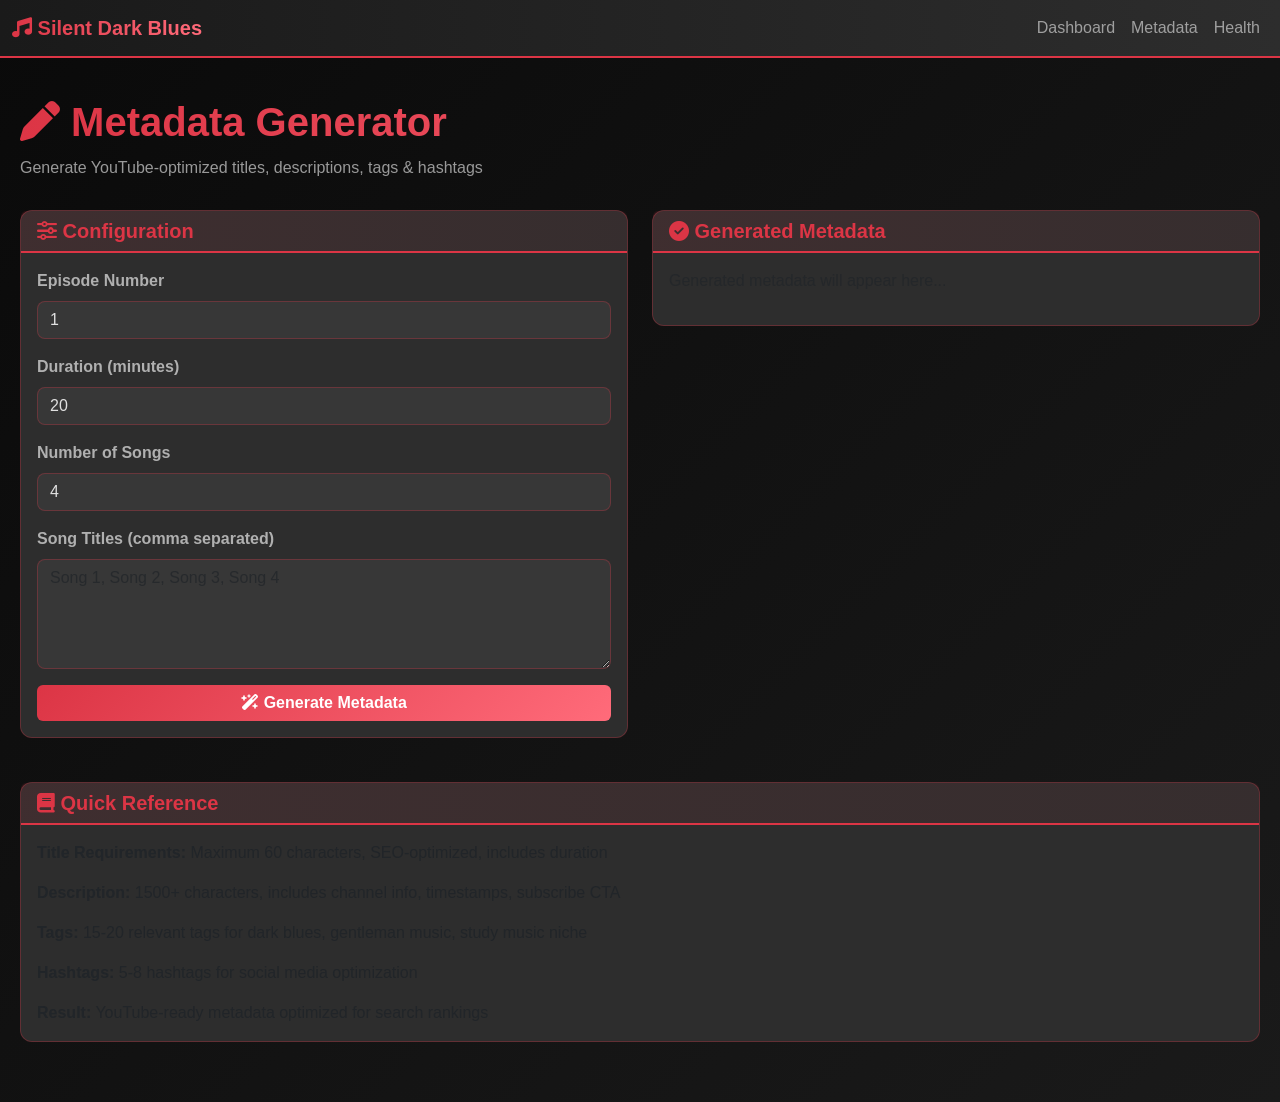
<file: app/api/templates/metadata.html>
<!DOCTYPE html>
<html lang="en">
<head>
    <meta charset="UTF-8">
    <meta name="viewport" content="width=device-width, initial-scale=1.0">
    <title>Metadata Generator - Silent Dark Blues</title>
    <link href="https://cdn.jsdelivr.net/npm/bootstrap@5.3.0/dist/css/bootstrap.min.css" rel="stylesheet">
    <link href="https://cdnjs.cloudflare.com/ajax/libs/font-awesome/6.4.0/css/all.min.css" rel="stylesheet">
    <style>
        :root {
            --primary: #1a1a1a;
            --secondary: #2d2d2d;
            --accent: #dc3545;
        }

        body {
            background: linear-gradient(135deg, #0a0a0a 0%, #1a1a1a 100%);
            color: #e0e0e0;
            font-family: 'Segoe UI', Tahoma, Geneva, Verdana, sans-serif;
        }

        .navbar {
            background: linear-gradient(90deg, var(--primary) 0%, var(--secondary) 100%);
            border-bottom: 2px solid var(--accent);
        }

        .navbar-brand {
            font-weight: 700;
            background: linear-gradient(90deg, var(--accent), #ff6b7a);
            -webkit-background-clip: text;
            -webkit-text-fill-color: transparent;
        }

        .container-main {
            padding: 40px 20px;
        }

        .card {
            background: var(--secondary);
            border: 1px solid rgba(220, 53, 69, 0.3);
            border-radius: 12px;
            margin-bottom: 20px;
        }

        .card-header {
            background: linear-gradient(90deg, rgba(220, 53, 69, 0.1), rgba(220, 53, 69, 0.05));
            border-bottom: 2px solid var(--accent);
        }

        .card-title {
            color: var(--accent);
            font-weight: 700;
            margin: 0;
        }

        .btn-primary {
            background: linear-gradient(135deg, var(--accent), #ff6b7a);
            border: none;
            font-weight: 600;
        }

        .btn-primary:hover {
            background: linear-gradient(135deg, #ff6b7a, var(--accent));
            color: white;
        }

        .form-control, .form-select, textarea {
            background: rgba(255, 255, 255, 0.05);
            border: 1px solid rgba(220, 53, 69, 0.3);
            color: #e0e0e0;
            border-radius: 8px;
        }

        .form-control:focus, .form-select:focus, textarea:focus {
            background: rgba(255, 255, 255, 0.08);
            border-color: var(--accent);
            color: #e0e0e0;
            box-shadow: 0 0 15px rgba(220, 53, 69, 0.2);
        }

        .form-label {
            color: #b0b0b0;
            font-weight: 600;
            margin-bottom: 8px;
        }

        .metadata-display {
            background: rgba(0, 0, 0, 0.3);
            border-left: 4px solid var(--accent);
            border-radius: 8px;
            padding: 20px;
            margin-top: 20px;
        }

        .metadata-section {
            margin-bottom: 20px;
        }

        .metadata-label {
            color: var(--accent);
            font-weight: 700;
            font-size: 0.9rem;
            text-transform: uppercase;
            letter-spacing: 1px;
            margin-bottom: 10px;
        }

        .metadata-value {
            color: #e0e0e0;
            padding: 10px;
            background: rgba(255, 255, 255, 0.02);
            border-radius: 6px;
            word-break: break-word;
        }

        .tag-list {
            display: flex;
            flex-wrap: wrap;
            gap: 8px;
        }

        .tag {
            background: rgba(220, 53, 69, 0.2);
            border: 1px solid rgba(220, 53, 69, 0.4);
            color: #ff6b7a;
            padding: 6px 12px;
            border-radius: 20px;
            font-size: 0.9rem;
        }

        .loading {
            display: inline-block;
            width: 20px;
            height: 20px;
            border: 3px solid rgba(220, 53, 69, 0.3);
            border-radius: 50%;
            border-top-color: var(--accent);
            animation: spin 1s ease-in-out infinite;
        }

        @keyframes spin {
            to { transform: rotate(360deg); }
        }

        .header-title {
            font-size: 2.5rem;
            font-weight: 700;
            margin-bottom: 10px;
            background: linear-gradient(90deg, var(--accent), #ff6b7a);
            -webkit-background-clip: text;
            -webkit-text-fill-color: transparent;
        }

        .alert-success {
            background: rgba(40, 167, 69, 0.1);
            border: 1px solid rgba(40, 167, 69, 0.3);
            color: #5ade5a;
        }

        .alert-error {
            background: rgba(220, 53, 69, 0.1);
            border: 1px solid rgba(220, 53, 69, 0.3);
            color: #ff6b7a;
        }
    </style>
</head>
<body>
    <nav class="navbar navbar-expand-lg navbar-dark">
        <div class="container-fluid">
            <a class="navbar-brand" href="/"><i class="fas fa-music"></i> Silent Dark Blues</a>
            <div class="collapse navbar-collapse">
                <ul class="navbar-nav ms-auto">
                    <li class="nav-item"><a class="nav-link" href="/">Dashboard</a></li>
                    <li class="nav-item"><a class="nav-link" href="/metadata">Metadata</a></li>
                    <li class="nav-item"><a class="nav-link" href="/health">Health</a></li>
                </ul>
            </div>
        </div>
    </nav>

    <div class="container-main">
        <h1 class="header-title"><i class="fas fa-pen"></i> Metadata Generator</h1>
        <p style="color: #999; margin-bottom: 30px;">Generate YouTube-optimized titles, descriptions, tags & hashtags</p>

        <div class="row">
            <!-- Input Form -->
            <div class="col-md-6 mb-4">
                <div class="card">
                    <div class="card-header">
                        <h5 class="card-title"><i class="fas fa-sliders-h"></i> Configuration</h5>
                    </div>
                    <div class="card-body">
                        <div class="mb-3">
                            <label class="form-label">Episode Number</label>
                            <input type="number" class="form-control" id="metaEpisode" value="1" min="1">
                        </div>

                        <div class="mb-3">
                            <label class="form-label">Duration (minutes)</label>
                            <input type="number" class="form-control" id="metaDuration" value="20" min="1">
                        </div>

                        <div class="mb-3">
                            <label class="form-label">Number of Songs</label>
                            <input type="number" class="form-control" id="metaSongs" value="4" min="1">
                        </div>

                        <div class="mb-3">
                            <label class="form-label">Song Titles (comma separated)</label>
                            <textarea class="form-control" id="metaTitles" rows="4" placeholder="Song 1, Song 2, Song 3, Song 4"></textarea>
                        </div>

                        <button class="btn btn-primary w-100" onclick="generateMetadata()">
                            <i class="fas fa-wand-magic-sparkles"></i> Generate Metadata
                        </button>
                    </div>
                </div>
            </div>

            <!-- Output Display -->
            <div class="col-md-6 mb-4">
                <div id="metadataOutput">
                    <div class="card">
                        <div class="card-header">
                            <h5 class="card-title"><i class="fas fa-check-circle"></i> Generated Metadata</h5>
                        </div>
                        <div class="card-body">
                            <p class="text-muted">Generated metadata will appear here...</p>
                        </div>
                    </div>
                </div>
            </div>
        </div>

        <!-- Sample Output -->
        <div class="card">
            <div class="card-header">
                <h5 class="card-title"><i class="fas fa-book"></i> Quick Reference</h5>
            </div>
            <div class="card-body">
                <p><strong>Title Requirements:</strong> Maximum 60 characters, SEO-optimized, includes duration</p>
                <p><strong>Description:</strong> 1500+ characters, includes channel info, timestamps, subscribe CTA</p>
                <p><strong>Tags:</strong> 15-20 relevant tags for dark blues, gentleman music, study music niche</p>
                <p><strong>Hashtags:</strong> 5-8 hashtags for social media optimization</p>
                <p class="mb-0"><strong>Result:</strong> YouTube-ready metadata optimized for search rankings</p>
            </div>
        </div>
    </div>

    <script src="https://cdn.jsdelivr.net/npm/bootstrap@5.3.0/dist/js/bootstrap.bundle.min.js"></script>
    <script>
        async function generateMetadata() {
            const episode = parseInt(document.getElementById('metaEpisode').value);
            const duration = parseInt(document.getElementById('metaDuration').value);
            const numSongs = parseInt(document.getElementById('metaSongs').value);
            const titlesText = document.getElementById('metaTitles').value;

            let songTitles = titlesText.split(',').map(s => s.trim()).filter(s => s);
            if (songTitles.length === 0) {
                songTitles = Array.from({length: numSongs}, (_, i) => `Track ${i+1}`);
            }

            const btn = event.target;
            btn.disabled = true;
            btn.innerHTML = '<div class="loading"></div> Generating...';

            try {
                const response = await fetch('/api/metadata/generate', {
                    method: 'POST',
                    headers: {'Content-Type': 'application/json'},
                    body: JSON.stringify({
                        compilation_id: `gen_${Date.now()}`,
                        episode_number: episode,
                        duration_minutes: duration,
                        song_titles: songTitles
                    })
                });

                const data = await response.json();

                if (data.status === 'success') {
                    const meta = data.data;
                    displayMetadata(meta);
                } else {
                    alert('Error: ' + data.message);
                }
            } catch (error) {
                alert('Error generating metadata: ' + error);
                console.error(error);
            } finally {
                btn.disabled = false;
                btn.innerHTML = '<i class="fas fa-wand-magic-sparkles"></i> Generate Metadata';
            }
        }

        function displayMetadata(meta) {
            const tagsHtml = meta.tags.map(tag => `<span class="tag">${tag}</span>`).join('');
            const hashtagsHtml = meta.hashtags.map(tag => `<span class="tag">${tag}</span>`).join('');

            const html = `
                <div class="card">
                    <div class="card-header">
                        <h5 class="card-title"><i class="fas fa-check-circle"></i> Generated Metadata</h5>
                    </div>
                    <div class="card-body">
                        <div class="metadata-display">
                            <div class="metadata-section">
                                <div class="metadata-label"><i class="fas fa-heading"></i> Title</div>
                                <div class="metadata-value">${escapeHtml(meta.title)}</div>
                                <small class="text-muted">${meta.title.length}/60 characters</small>
                            </div>

                            <div class="metadata-section">
                                <div class="metadata-label"><i class="fas fa-align-left"></i> Description</div>
                                <div class="metadata-value" style="max-height: 200px; overflow-y: auto;">
                                    ${escapeHtml(meta.description).replace(/\n/g, '<br>')}
                                </div>
                                <small class="text-muted">${meta.description.length} characters</small>
                            </div>

                            <div class="metadata-section">
                                <div class="metadata-label"><i class="fas fa-tags"></i> Tags (${meta.tags.length})</div>
                                <div class="tag-list">${tagsHtml}</div>
                            </div>

                            <div class="metadata-section">
                                <div class="metadata-label"><i class="fas fa-hashtag"></i> Hashtags (${meta.hashtags.length})</div>
                                <div class="tag-list">${hashtagsHtml}</div>
                            </div>

                            ${meta.seo_keywords ? `
                            <div class="metadata-section">
                                <div class="metadata-label"><i class="fas fa-key"></i> SEO Keywords</div>
                                <div class="tag-list">
                                    ${meta.seo_keywords.map(kw => `<span class="tag">${kw}</span>`).join('')}
                                </div>
                            </div>
                            ` : ''}
                        </div>

                        <div class="alert alert-success mt-3">
                            <i class="fas fa-check-circle"></i> Metadata generated successfully and ready for YouTube upload
                        </div>
                    </div>
                </div>
            `;

            document.getElementById('metadataOutput').innerHTML = html;
        }

        function escapeHtml(text) {
            const div = document.createElement('div');
            div.textContent = text;
            return div.innerHTML;
        }
    </script>
</body>
</html>
</file>
